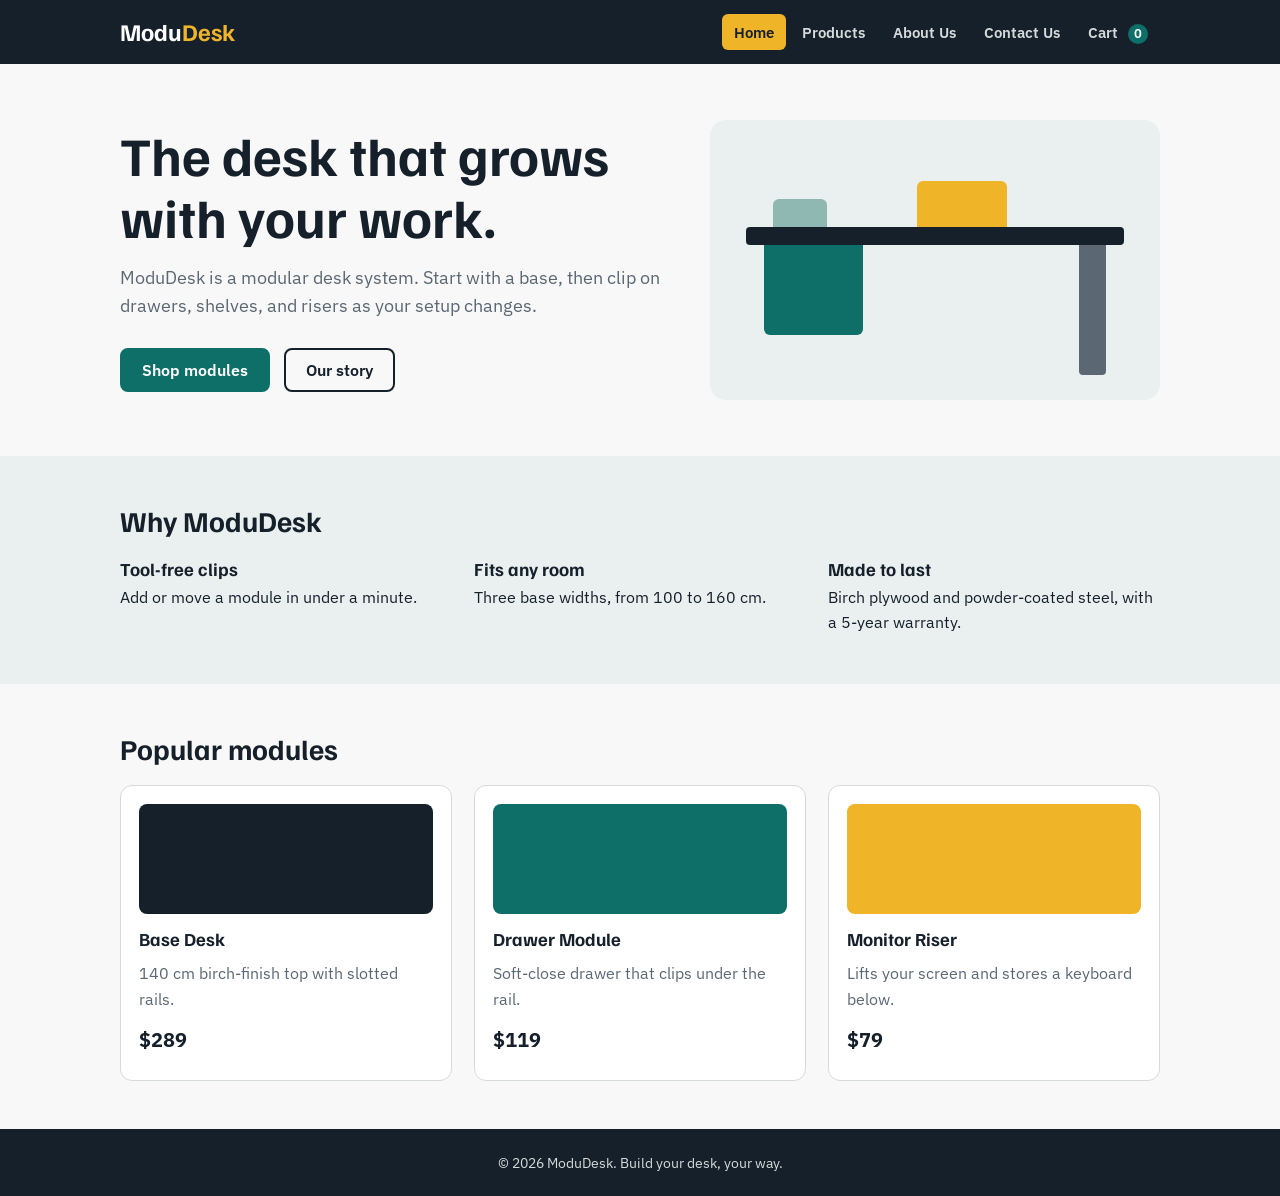
<file: ModuDesk/ModuDesk/index.html>
<!DOCTYPE html>
<html lang="en">

<head>
  <meta charset="UTF-8">
  <meta name="viewport" content="width=device-width, initial-scale=1">
  <title>Home | ModuDesk</title>

  <link rel="preconnect" href="https://fonts.googleapis.com">
  <link href="https://fonts.googleapis.com/css2?family=Familjen+Grotesk:wght@600;700&family=IBM+Plex+Sans:wght@400;600&display=swap" rel="stylesheet">
  <link rel="stylesheet" href="style.css">
</head>

<body>
  <header>
    <div class="wrap">
      <a class="logo" href="index.html">Modu<span>Desk</span></a>
      <nav>
        <a href="index.html" class="on">Home</a>
        <a href="product.html">Products</a>
        <a href="about.html">About Us</a>
        <a href="contact.html">Contact Us</a>
        <a href="cart.html">Cart <span class="count">0</span></a>
      </nav>
    </div>
  </header>

  <main>
    <div class="wrap hero">
      <div>
        <h1>The desk that grows with your work.</h1>
        <p>ModuDesk is a modular desk system. Start with a base, then clip on drawers, shelves, and risers as your setup changes.</p>
        <a class="btn" href="product.html">Shop modules</a>
        <a class="btn alt" href="about.html">Our story</a>
      </div>
      <div class="desk" aria-label="Illustration of a modular desk">
        <div class="top"></div>
        <div class="m1"></div>
        <div class="m2"></div>
        <div class="m3"></div>
        <div class="m4"></div>
      </div>
    </div>

    <div class="band">
      <div class="wrap">
        <section>
          <h2>Why ModuDesk</h2>
          <div class="grid">
            <div>
              <h3>Tool-free clips</h3>
              <p>Add or move a module in under a minute.</p>
            </div>
            <div>
              <h3>Fits any room</h3>
              <p>Three base widths, from 100 to 160 cm.</p>
            </div>
            <div>
              <h3>Made to last</h3>
              <p>Birch plywood and powder-coated steel, with a 5-year warranty.</p>
            </div>
          </div>
        </section>
      </div>
    </div>

    <div class="wrap">
      <section>
        <h2>Popular modules</h2>
        <div class="grid">
          <div class="card">
            <div class="swatch c-ink"></div>
            <h3>Base Desk</h3>
            <p>140 cm birch-finish top with slotted rails.</p>
            <span class="price">$289</span>
          </div>
          <div class="card">
            <div class="swatch c-teal"></div>
            <h3>Drawer Module</h3>
            <p>Soft-close drawer that clips under the rail.</p>
            <span class="price">$119</span>
          </div>
          <div class="card">
            <div class="swatch c-amber"></div>
            <h3>Monitor Riser</h3>
            <p>Lifts your screen and stores a keyboard below.</p>
            <span class="price">$79</span>
          </div>
        </div>
      </section>
    </div>
  </main>

  <footer>
    <div class="wrap">&copy; 2026 ModuDesk. Build your desk, your way.</div>
  </footer>

  <script src="script.js"></script>
</body>

</html>
</file>
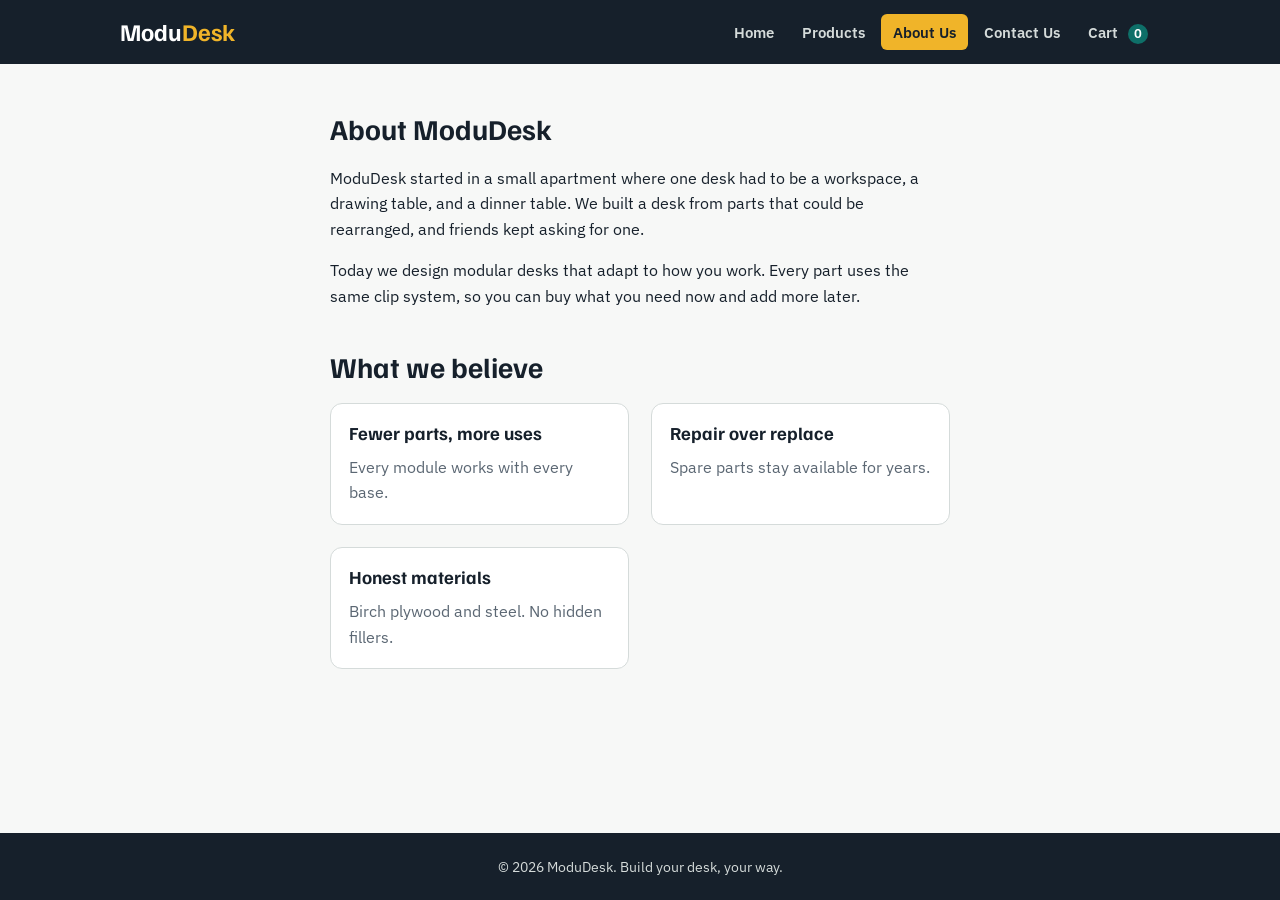
<file: ModuDesk/ModuDesk/about.html>
<!DOCTYPE html>
<html lang="en">

<head>
  <meta charset="UTF-8">
  <meta name="viewport" content="width=device-width, initial-scale=1">
  <title>About Us | ModuDesk</title>

  <link rel="preconnect" href="https://fonts.googleapis.com">
  <link href="https://fonts.googleapis.com/css2?family=Familjen+Grotesk:wght@600;700&family=IBM+Plex+Sans:wght@400;600&display=swap" rel="stylesheet">
  <link rel="stylesheet" href="style.css">
</head>

<body>
  <header>
    <div class="wrap">
      <a class="logo" href="index.html">Modu<span>Desk</span></a>
      <nav>
        <a href="index.html">Home</a>
        <a href="product.html">Products</a>
        <a href="about.html" class="on">About Us</a>
        <a href="contact.html">Contact Us</a>
        <a href="cart.html">Cart <span class="count">0</span></a>
      </nav>
    </div>
  </header>

  <main class="wrap">
    <section>
      <h2>About ModuDesk</h2>
      <p class="lead">ModuDesk started in a small apartment where one desk had to be a workspace, a drawing table, and a dinner table. We built a desk from parts that could be rearranged, and friends kept asking for one.</p>
      <p class="lead">Today we design modular desks that adapt to how you work. Every part uses the same clip system, so you can buy what you need now and add more later.</p>

      <h2 class="spaced">What we believe</h2>
      <div class="grid">
        <div class="card">
          <h3>Fewer parts, more uses</h3>
          <p>Every module works with every base.</p>
        </div>
        <div class="card">
          <h3>Repair over replace</h3>
          <p>Spare parts stay available for years.</p>
        </div>
        <div class="card">
          <h3>Honest materials</h3>
          <p>Birch plywood and steel. No hidden fillers.</p>
        </div>
      </div>
    </section>
  </main>

  <footer>
    <div class="wrap">&copy; 2026 ModuDesk. Build your desk, your way.</div>
  </footer>

  <script src="script.js"></script>
</body>

</html>
</file>
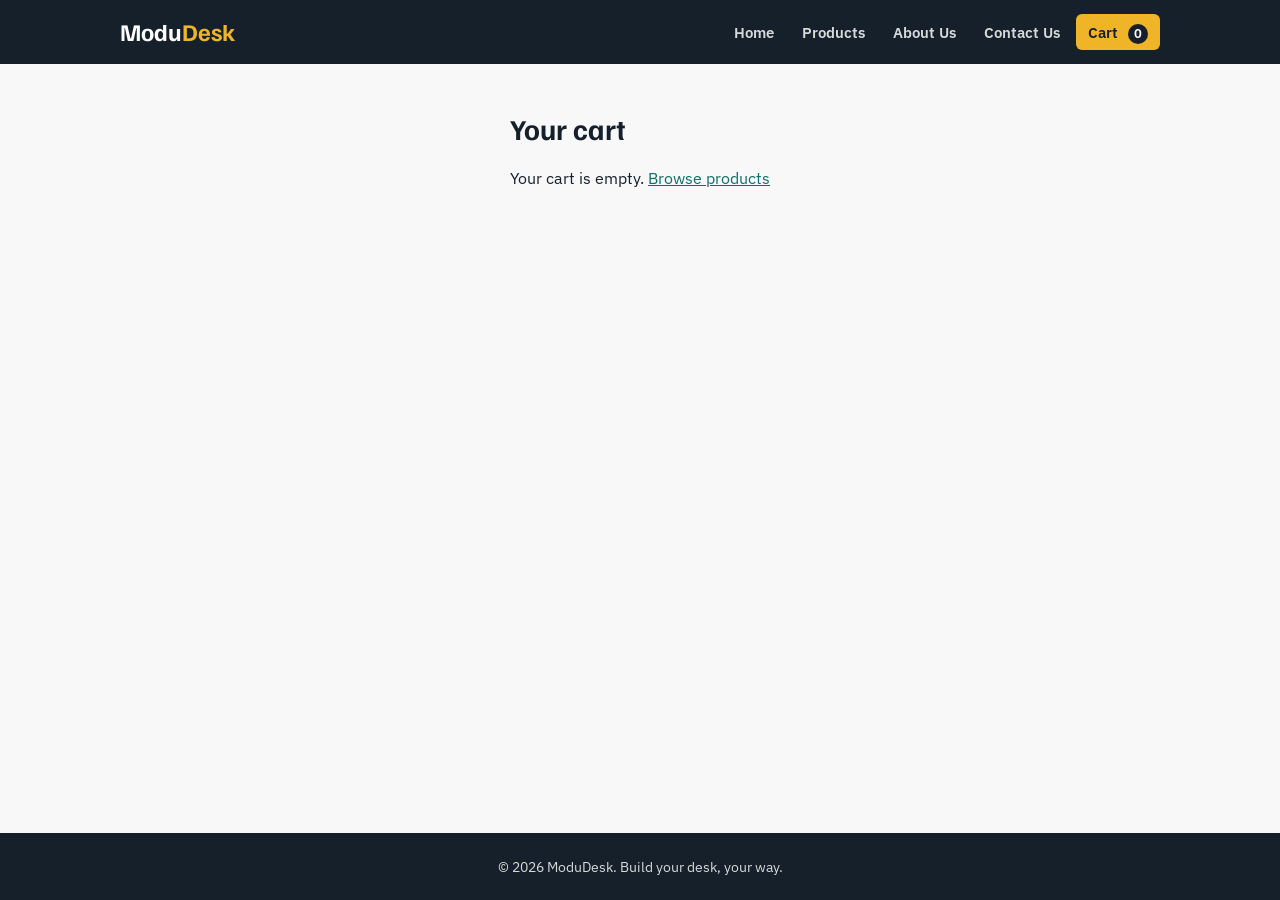
<file: ModuDesk/ModuDesk/cart.html>
<!DOCTYPE html>
<html lang="en">

<head>
  <meta charset="UTF-8">
  <meta name="viewport" content="width=device-width, initial-scale=1">
  <title>Cart | ModuDesk</title>

  <link rel="preconnect" href="https://fonts.googleapis.com">
  <link href="https://fonts.googleapis.com/css2?family=Familjen+Grotesk:wght@600;700&family=IBM+Plex+Sans:wght@400;600&display=swap" rel="stylesheet">
  <link rel="stylesheet" href="style.css">
</head>

<body>
  <header>
    <div class="wrap">
      <a class="logo" href="index.html">Modu<span>Desk</span></a>
      <nav>
        <a href="index.html">Home</a>
        <a href="product.html">Products</a>
        <a href="about.html">About Us</a>
        <a href="contact.html">Contact Us</a>
        <a href="cart.html" class="on">Cart <span class="count">0</span></a>
      </nav>
    </div>
  </header>

  <main class="wrap">
    <section>
      <h2>Your cart</h2>
      <div id="cart"></div>
    </section>
  </main>

  <footer>
    <div class="wrap">&copy; 2026 ModuDesk. Build your desk, your way.</div>
  </footer>

  <script src="script.js"></script>
</body>

</html>
</file>
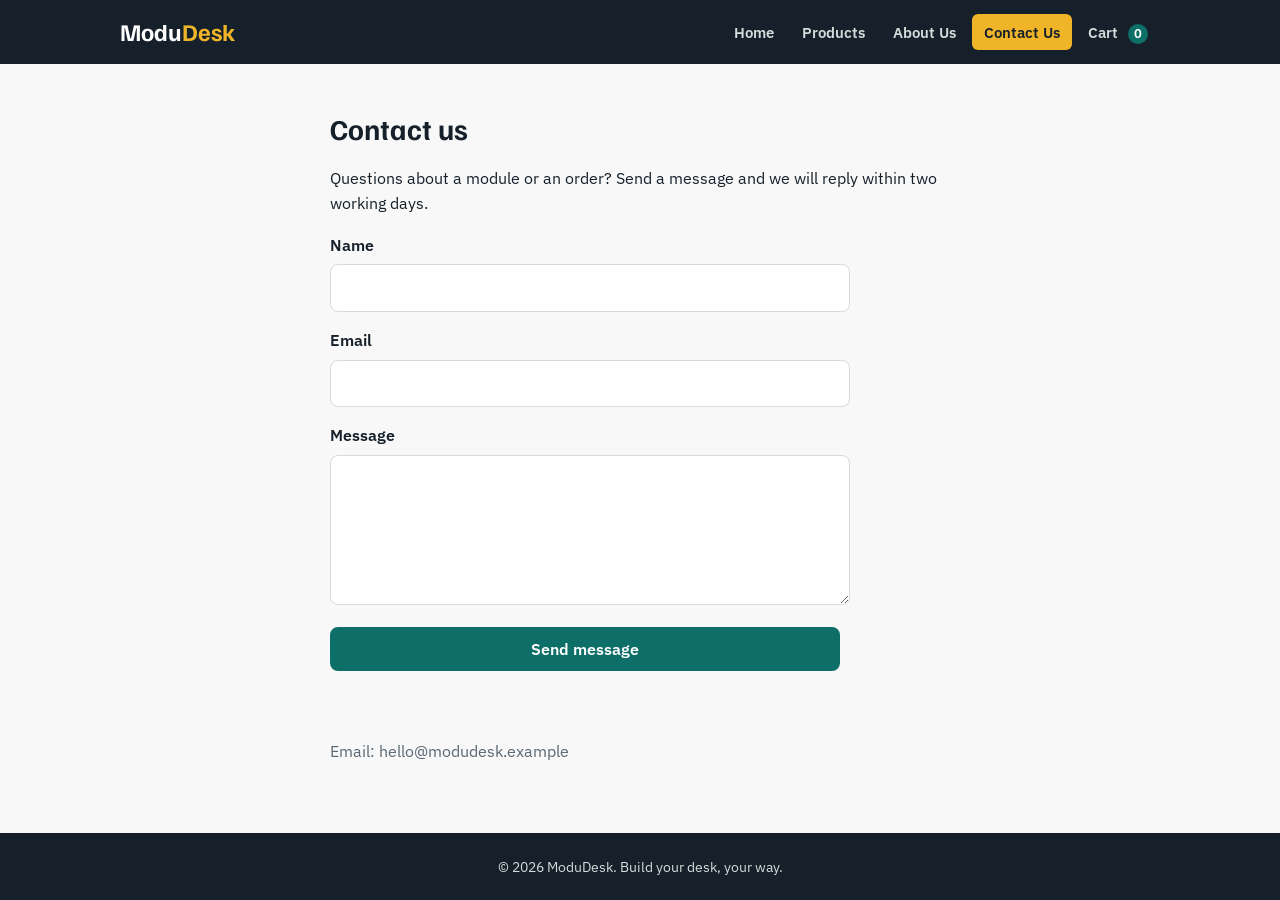
<file: ModuDesk/ModuDesk/contact.html>
<!DOCTYPE html>
<html lang="en">

<head>
  <meta charset="UTF-8">
  <meta name="viewport" content="width=device-width, initial-scale=1">
  <title>Contact Us | ModuDesk</title>

  <link rel="preconnect" href="https://fonts.googleapis.com">
  <link href="https://fonts.googleapis.com/css2?family=Familjen+Grotesk:wght@600;700&family=IBM+Plex+Sans:wght@400;600&display=swap" rel="stylesheet">
  <link rel="stylesheet" href="style.css">
</head>

<body>
  <header>
    <div class="wrap">
      <a class="logo" href="index.html">Modu<span>Desk</span></a>
      <nav>
        <a href="index.html">Home</a>
        <a href="product.html">Products</a>
        <a href="about.html">About Us</a>
        <a href="contact.html" class="on">Contact Us</a>
        <a href="cart.html">Cart <span class="count">0</span></a>
      </nav>
    </div>
  </header>

  <main class="wrap">
    <section>
      <h2>Contact us</h2>
      <p class="lead">Questions about a module or an order? Send a message and we will reply within two working days.</p>

      <form id="f">
        <label>Name
          <input name="n" required>
        </label>
        <label>Email
          <input type="email" name="e" required>
        </label>
        <label>Message
          <textarea name="m" rows="5" required></textarea>
        </label>
        <button class="btn" type="submit">Send message</button>
      </form>

      <p class="note" id="ok" role="status"></p>
      <p class="email">Email: hello@modudesk.example</p>
    </section>
  </main>

  <footer>
    <div class="wrap">&copy; 2026 ModuDesk. Build your desk, your way.</div>
  </footer>

  <script src="script.js"></script>
</body>

</html>
</file>
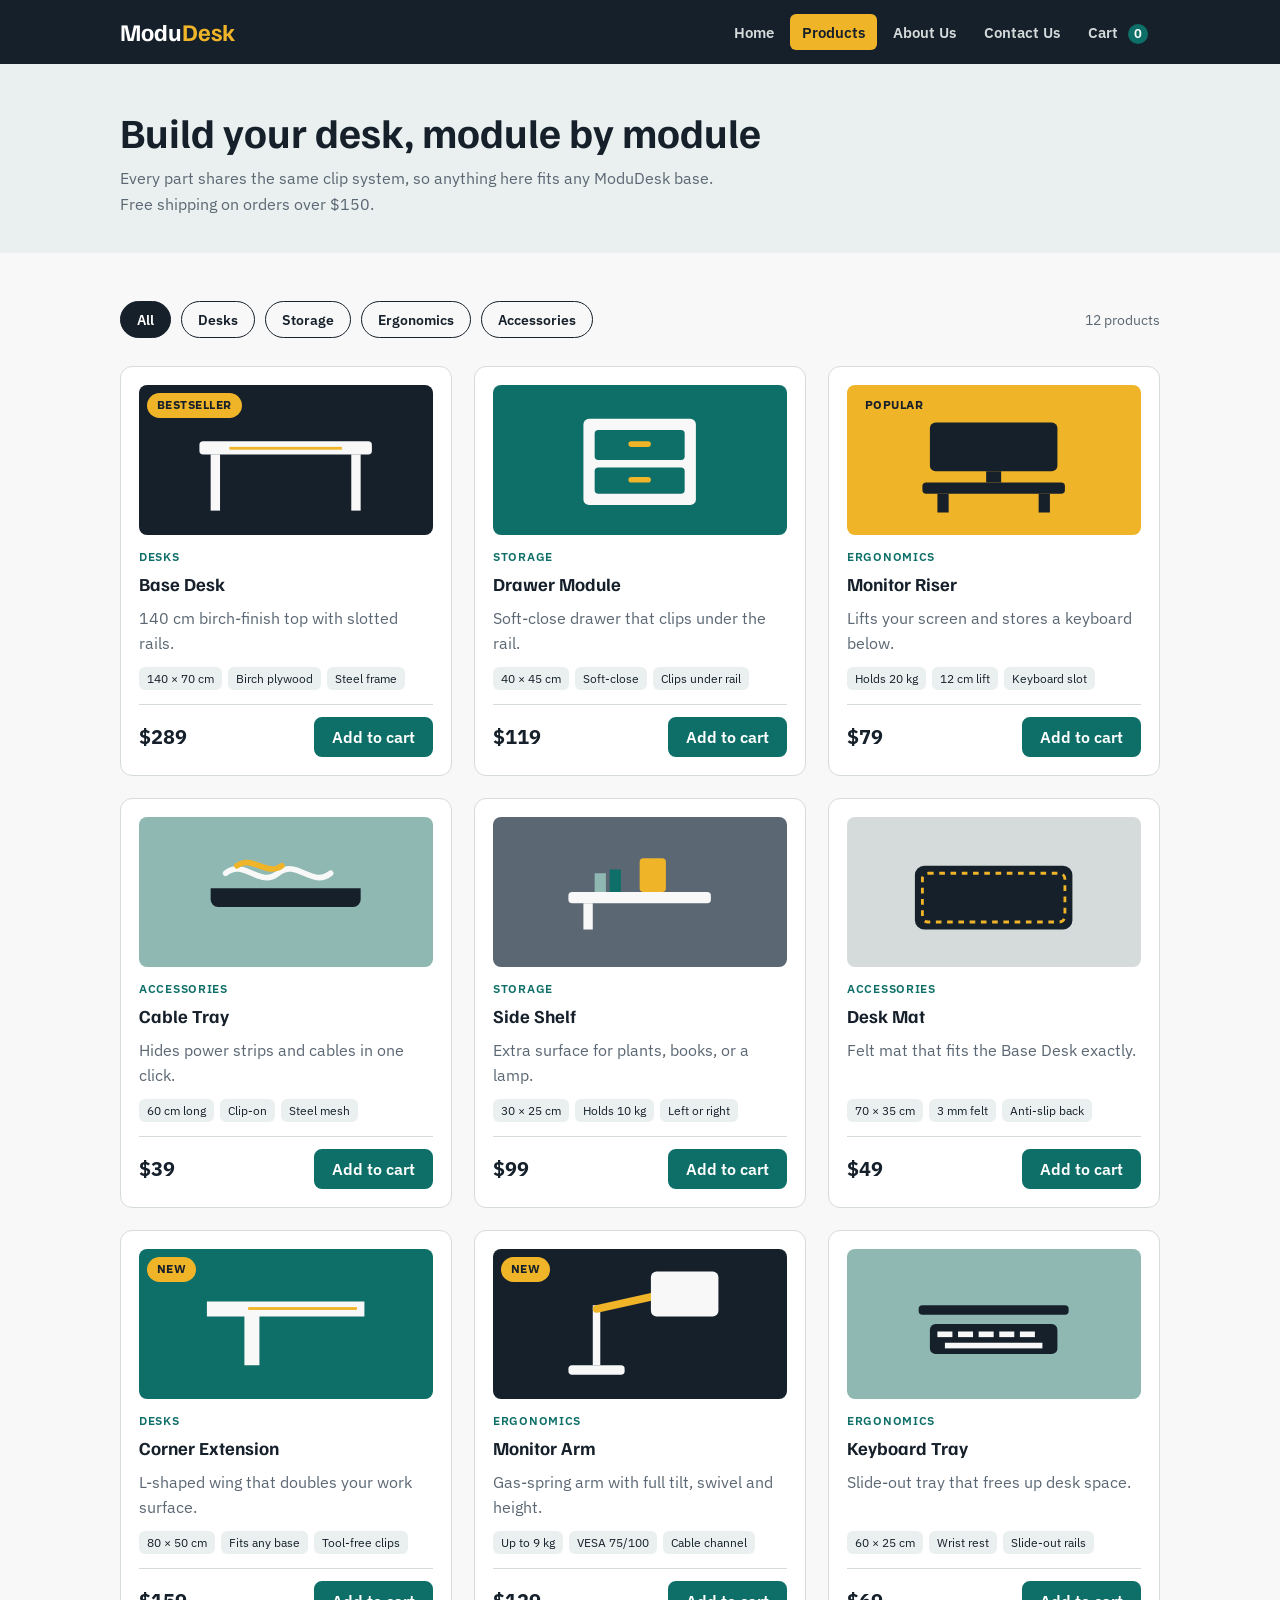
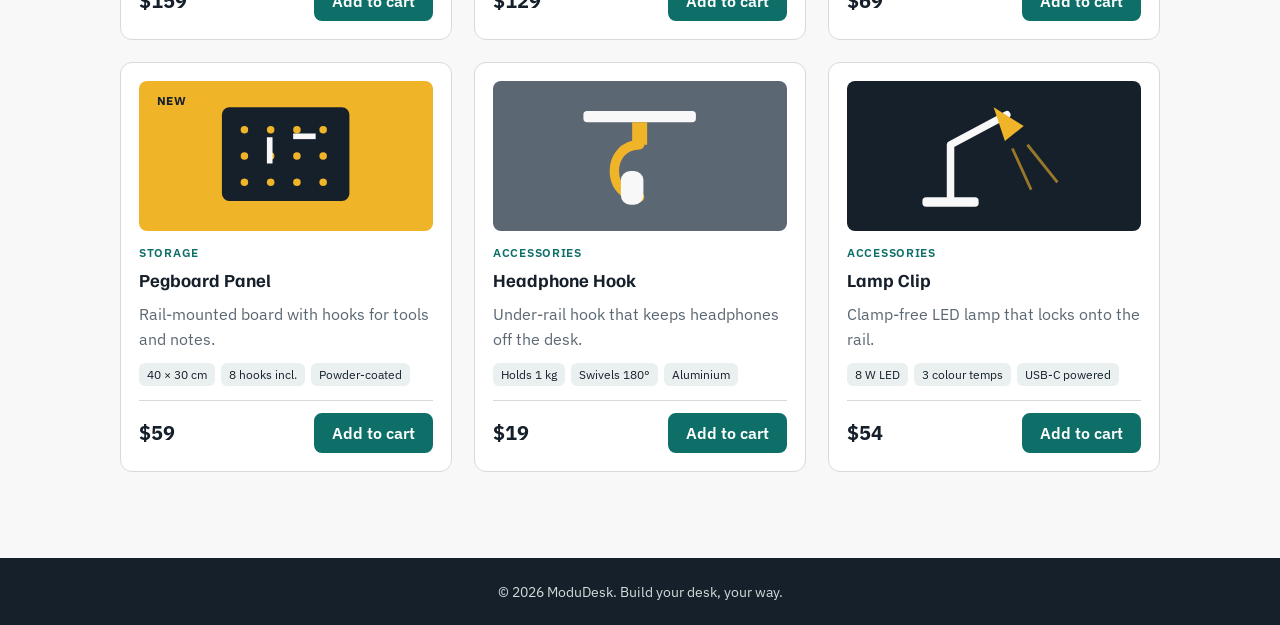
<file: ModuDesk/ModuDesk/product.html>
<!DOCTYPE html>
<html lang="en">

<head>
  <meta charset="UTF-8">
  <meta name="viewport" content="width=device-width, initial-scale=1">
  <title>Products | ModuDesk</title>

  <link rel="preconnect" href="https://fonts.googleapis.com">
  <link href="https://fonts.googleapis.com/css2?family=Familjen+Grotesk:wght@600;700&family=IBM+Plex+Sans:wght@400;600&display=swap" rel="stylesheet">
  <link rel="stylesheet" href="style.css">
</head>

<body>
  <header>
    <div class="wrap">
      <a class="logo" href="index.html">Modu<span>Desk</span></a>
      <nav>
        <a href="index.html">Home</a>
        <a href="product.html" class="on">Products</a>
        <a href="about.html">About Us</a>
        <a href="contact.html">Contact Us</a>
        <a href="cart.html">Cart <span class="count">0</span></a>
      </nav>
    </div>
  </header>

  <main>
    <div class="band page-head">
      <div class="wrap">
        <h1>Build your desk, module by module</h1>
        <p>Every part shares the same clip system, so anything here fits any ModuDesk base. Free shipping on orders over $150.</p>
      </div>
    </div>

    <div class="wrap">
      <section>
        <div class="filters" role="group" aria-label="Filter products">
        <button class="chip on" data-filter="All">All</button>
        <button class="chip" data-filter="Desks">Desks</button>
        <button class="chip" data-filter="Storage">Storage</button>
        <button class="chip" data-filter="Ergonomics">Ergonomics</button>
        <button class="chip" data-filter="Accessories">Accessories</button>
          <span class="found" id="found">12 products</span>
        </div>

        <div class="grid products" id="list">
          <article class="card product" data-cat="Desks">
            <span class="badge">Bestseller</span>
            <div class="swatch c-ink">
              <svg viewBox="0 0 120 80" role="img" aria-label="Base Desk">
                <rect x="14" y="30" width="92" height="7" rx="2" fill="#F7F8F7"/>
                <rect x="20" y="37" width="5" height="30" fill="#F7F8F7"/>
                <rect x="95" y="37" width="5" height="30" fill="#F7F8F7"/>
                <rect x="30" y="33" width="60" height="1.5" fill="#F0B429"/>
              </svg>
            </div>
            <span class="cat">Desks</span>
            <h3>Base Desk</h3>
            <p>140 cm birch-finish top with slotted rails.</p>
            <ul class="specs">
              <li>140 × 70 cm</li>
              <li>Birch plywood</li>
              <li>Steel frame</li>
            </ul>
            <div class="buy">
              <span class="price">$289</span>
              <button class="btn" data-id="1" data-name="Base Desk">Add to cart</button>
            </div>
          </article>

          <article class="card product" data-cat="Storage">
            <div class="swatch c-teal">
              <svg viewBox="0 0 120 80" role="img" aria-label="Drawer Module">
                <rect x="30" y="18" width="60" height="46" rx="3" fill="#F7F8F7"/>
                <rect x="36" y="24" width="48" height="16" rx="2" fill="#0E6F68"/>
                <rect x="36" y="44" width="48" height="14" rx="2" fill="#0E6F68"/>
                <rect x="54" y="30" width="12" height="3" rx="1.5" fill="#F0B429"/>
                <rect x="54" y="49" width="12" height="3" rx="1.5" fill="#F0B429"/>
              </svg>
            </div>
            <span class="cat">Storage</span>
            <h3>Drawer Module</h3>
            <p>Soft-close drawer that clips under the rail.</p>
            <ul class="specs">
              <li>40 × 45 cm</li>
              <li>Soft-close</li>
              <li>Clips under rail</li>
            </ul>
            <div class="buy">
              <span class="price">$119</span>
              <button class="btn" data-id="2" data-name="Drawer Module">Add to cart</button>
            </div>
          </article>

          <article class="card product" data-cat="Ergonomics">
            <span class="badge">Popular</span>
            <div class="swatch c-amber">
              <svg viewBox="0 0 120 80" role="img" aria-label="Monitor Riser">
                <rect x="26" y="20" width="68" height="26" rx="3" fill="#16202B"/>
                <rect x="56" y="46" width="8" height="6" fill="#16202B"/>
                <rect x="22" y="52" width="76" height="6" rx="2" fill="#16202B"/>
                <rect x="30" y="58" width="6" height="10" fill="#16202B"/>
                <rect x="84" y="58" width="6" height="10" fill="#16202B"/>
              </svg>
            </div>
            <span class="cat">Ergonomics</span>
            <h3>Monitor Riser</h3>
            <p>Lifts your screen and stores a keyboard below.</p>
            <ul class="specs">
              <li>Holds 20 kg</li>
              <li>12 cm lift</li>
              <li>Keyboard slot</li>
            </ul>
            <div class="buy">
              <span class="price">$79</span>
              <button class="btn" data-id="3" data-name="Monitor Riser">Add to cart</button>
            </div>
          </article>

          <article class="card product" data-cat="Accessories">
            <div class="swatch c-mint">
              <svg viewBox="0 0 120 80" role="img" aria-label="Cable Tray">
                <path d="M20 38h80v6a4 4 0 0 1-4 4H24a4 4 0 0 1-4-4z" fill="#16202B"/>
                <path d="M28 30c10-8 18 8 28 0s18 8 28 0" stroke="#F7F8F7" stroke-width="3" fill="none" stroke-linecap="round"/>
                <path d="M34 26c8-6 16 6 24 0" stroke="#F0B429" stroke-width="3" fill="none" stroke-linecap="round"/>
              </svg>
            </div>
            <span class="cat">Accessories</span>
            <h3>Cable Tray</h3>
            <p>Hides power strips and cables in one click.</p>
            <ul class="specs">
              <li>60 cm long</li>
              <li>Clip-on</li>
              <li>Steel mesh</li>
            </ul>
            <div class="buy">
              <span class="price">$39</span>
              <button class="btn" data-id="4" data-name="Cable Tray">Add to cart</button>
            </div>
          </article>

          <article class="card product" data-cat="Storage">
            <div class="swatch c-slate">
              <svg viewBox="0 0 120 80" role="img" aria-label="Side Shelf">
                <rect x="22" y="40" width="76" height="6" rx="2" fill="#F7F8F7"/>
                <rect x="30" y="46" width="5" height="14" fill="#F7F8F7"/>
                <rect x="60" y="22" width="14" height="18" rx="2" fill="#F0B429"/>
                <rect x="36" y="30" width="6" height="10" fill="#8FB8B3"/>
                <rect x="44" y="28" width="6" height="12" fill="#0E6F68"/>
              </svg>
            </div>
            <span class="cat">Storage</span>
            <h3>Side Shelf</h3>
            <p>Extra surface for plants, books, or a lamp.</p>
            <ul class="specs">
              <li>30 × 25 cm</li>
              <li>Holds 10 kg</li>
              <li>Left or right</li>
            </ul>
            <div class="buy">
              <span class="price">$99</span>
              <button class="btn" data-id="5" data-name="Side Shelf">Add to cart</button>
            </div>
          </article>

          <article class="card product" data-cat="Accessories">
            <div class="swatch c-grey">
              <svg viewBox="0 0 120 80" role="img" aria-label="Desk Mat">
                <rect x="18" y="26" width="84" height="34" rx="5" fill="#16202B"/>
                <rect x="22" y="30" width="76" height="26" rx="3" fill="none" stroke="#F0B429" stroke-width="1.5" stroke-dasharray="3 3"/>
              </svg>
            </div>
            <span class="cat">Accessories</span>
            <h3>Desk Mat</h3>
            <p>Felt mat that fits the Base Desk exactly.</p>
            <ul class="specs">
              <li>70 × 35 cm</li>
              <li>3 mm felt</li>
              <li>Anti-slip back</li>
            </ul>
            <div class="buy">
              <span class="price">$49</span>
              <button class="btn" data-id="6" data-name="Desk Mat">Add to cart</button>
            </div>
          </article>

          <article class="card product" data-cat="Desks">
            <span class="badge">New</span>
            <div class="swatch c-teal">
              <svg viewBox="0 0 120 80" role="img" aria-label="Corner Extension">
                <path d="M18 28h84v8H46v26h-8V36H18z" fill="#F7F8F7"/>
                <rect x="40" y="31" width="58" height="1.5" fill="#F0B429"/>
              </svg>
            </div>
            <span class="cat">Desks</span>
            <h3>Corner Extension</h3>
            <p>L-shaped wing that doubles your work surface.</p>
            <ul class="specs">
              <li>80 × 50 cm</li>
              <li>Fits any base</li>
              <li>Tool-free clips</li>
            </ul>
            <div class="buy">
              <span class="price">$159</span>
              <button class="btn" data-id="7" data-name="Corner Extension">Add to cart</button>
            </div>
          </article>

          <article class="card product" data-cat="Ergonomics">
            <span class="badge">New</span>
            <div class="swatch c-ink">
              <svg viewBox="0 0 120 80" role="img" aria-label="Monitor Arm">
                <rect x="22" y="62" width="30" height="5" rx="2" fill="#F7F8F7"/>
                <rect x="35" y="30" width="4" height="32" fill="#F7F8F7"/>
                <path d="M37 32l36-8" stroke="#F0B429" stroke-width="4" stroke-linecap="round"/>
                <rect x="66" y="12" width="36" height="24" rx="3" fill="#F7F8F7"/>
              </svg>
            </div>
            <span class="cat">Ergonomics</span>
            <h3>Monitor Arm</h3>
            <p>Gas-spring arm with full tilt, swivel and height.</p>
            <ul class="specs">
              <li>Up to 9 kg</li>
              <li>VESA 75/100</li>
              <li>Cable channel</li>
            </ul>
            <div class="buy">
              <span class="price">$129</span>
              <button class="btn" data-id="8" data-name="Monitor Arm">Add to cart</button>
            </div>
          </article>

          <article class="card product" data-cat="Ergonomics">
            <div class="swatch c-mint">
              <svg viewBox="0 0 120 80" role="img" aria-label="Keyboard Tray">
                <rect x="20" y="30" width="80" height="5" rx="2" fill="#16202B"/>
                <rect x="26" y="40" width="68" height="16" rx="3" fill="#16202B"/>
                <g fill="#F7F8F7">
                  <rect x="30" y="44" width="8" height="3"/>
                  <rect x="41" y="44" width="8" height="3"/>
                  <rect x="52" y="44" width="8" height="3"/>
                  <rect x="63" y="44" width="8" height="3"/>
                  <rect x="74" y="44" width="8" height="3"/>
                  <rect x="34" y="50" width="52" height="3"/>
                </g>
              </svg>
            </div>
            <span class="cat">Ergonomics</span>
            <h3>Keyboard Tray</h3>
            <p>Slide-out tray that frees up desk space.</p>
            <ul class="specs">
              <li>60 × 25 cm</li>
              <li>Wrist rest</li>
              <li>Slide-out rails</li>
            </ul>
            <div class="buy">
              <span class="price">$69</span>
              <button class="btn" data-id="9" data-name="Keyboard Tray">Add to cart</button>
            </div>
          </article>

          <article class="card product" data-cat="Storage">
            <span class="badge">New</span>
            <div class="swatch c-amber">
              <svg viewBox="0 0 120 80" role="img" aria-label="Pegboard Panel">
                <rect x="26" y="14" width="68" height="50" rx="4" fill="#16202B"/>
                <g fill="#F0B429">
                  <circle cx="38" cy="26" r="2"/>
                  <circle cx="52" cy="26" r="2"/>
                  <circle cx="66" cy="26" r="2"/>
                  <circle cx="80" cy="26" r="2"/>
                  <circle cx="38" cy="40" r="2"/>
                  <circle cx="52" cy="40" r="2"/>
                  <circle cx="66" cy="40" r="2"/>
                  <circle cx="80" cy="40" r="2"/>
                  <circle cx="38" cy="54" r="2"/>
                  <circle cx="52" cy="54" r="2"/>
                  <circle cx="66" cy="54" r="2"/>
                  <circle cx="80" cy="54" r="2"/>
                </g>
                <rect x="50" y="30" width="3" height="14" fill="#F7F8F7"/>
                <rect x="64" y="28" width="12" height="3" fill="#F7F8F7"/>
              </svg>
            </div>
            <span class="cat">Storage</span>
            <h3>Pegboard Panel</h3>
            <p>Rail-mounted board with hooks for tools and notes.</p>
            <ul class="specs">
              <li>40 × 30 cm</li>
              <li>8 hooks incl.</li>
              <li>Powder-coated</li>
            </ul>
            <div class="buy">
              <span class="price">$59</span>
              <button class="btn" data-id="10" data-name="Pegboard Panel">Add to cart</button>
            </div>
          </article>

          <article class="card product" data-cat="Accessories">
            <div class="swatch c-slate">
              <svg viewBox="0 0 120 80" role="img" aria-label="Headphone Hook">
                <rect x="30" y="16" width="60" height="6" rx="2" fill="#F7F8F7"/>
                <rect x="56" y="22" width="8" height="12" fill="#F0B429"/>
                <path d="M60 34c-18 0-18 28 0 28" stroke="#F0B429" stroke-width="5" fill="none" stroke-linecap="round"/>
                <rect x="50" y="48" width="12" height="18" rx="5" fill="#F7F8F7"/>
              </svg>
            </div>
            <span class="cat">Accessories</span>
            <h3>Headphone Hook</h3>
            <p>Under-rail hook that keeps headphones off the desk.</p>
            <ul class="specs">
              <li>Holds 1 kg</li>
              <li>Swivels 180°</li>
              <li>Aluminium</li>
            </ul>
            <div class="buy">
              <span class="price">$19</span>
              <button class="btn" data-id="11" data-name="Headphone Hook">Add to cart</button>
            </div>
          </article>

          <article class="card product" data-cat="Accessories">
            <div class="swatch c-ink">
              <svg viewBox="0 0 120 80" role="img" aria-label="Lamp Clip">
                <rect x="22" y="62" width="30" height="5" rx="2" fill="#F7F8F7"/>
                <path d="M37 62V34l30-16" stroke="#F7F8F7" stroke-width="4" fill="none" stroke-linecap="round" stroke-linejoin="round"/>
                <path d="M60 14l16 10-10 8z" fill="#F0B429"/>
                <path d="M70 36l10 22M78 34l16 20" stroke="#F0B429" stroke-width="1.5" opacity=".6"/>
              </svg>
            </div>
            <span class="cat">Accessories</span>
            <h3>Lamp Clip</h3>
            <p>Clamp-free LED lamp that locks onto the rail.</p>
            <ul class="specs">
              <li>8 W LED</li>
              <li>3 colour temps</li>
              <li>USB-C powered</li>
            </ul>
            <div class="buy">
              <span class="price">$54</span>
              <button class="btn" data-id="12" data-name="Lamp Clip">Add to cart</button>
            </div>
          </article>
        </div>

        <p class="note" id="msg" role="status"></p>
      </section>
    </div>
  </main>

  <footer>
    <div class="wrap">&copy; 2026 ModuDesk. Build your desk, your way.</div>
  </footer>

  <script src="script.js"></script>
</body>

</html>
</file>
<file: ModuDesk/ModuDesk/style.css>
/* ===== Variables ===== */

:root {
  --ink: #16202B;
  --teal: #0E6F68;
  --amber: #F0B429;
  --bg: #F7F8F7;
  --card: #FFFFFF;
  --muted: #5B6773;
  --line: #D5DBDA;
  --band: #E9F0EF;
}

* {
  box-sizing: border-box;
  margin: 0;
  padding: 0;
}

html {
  scroll-behavior: smooth;
}

body {
  font-family: "IBM Plex Sans", system-ui, -apple-system, "Segoe UI", sans-serif;
  background: var(--bg);
  color: var(--ink);
  line-height: 1.6;
  min-height: 100vh;
  display: flex;
  flex-direction: column;
}

main {
  flex: 1;
}

h1,
h2,
h3,
.logo {
  font-family: "Familjen Grotesk", "IBM Plex Sans", system-ui, sans-serif;
  line-height: 1.15;
}

h1 {
  font-size: clamp(2rem, 5vw, 3.4rem);
  margin-bottom: 16px;
}

h2 {
  font-size: 1.8rem;
  margin-bottom: 20px;
}

h3 {
  font-size: 1.15rem;
  margin-bottom: 6px;
}

a {
  color: var(--teal);
}

.wrap {
  max-width: 1080px;
  margin: 0 auto;
  padding: 0 20px;
}

section {
  padding: 48px 0;
}

/* ===== Header ===== */

header {
  background: var(--ink);
  position: sticky;
  top: 0;
  z-index: 10;
}

header .wrap {
  display: flex;
  align-items: center;
  justify-content: space-between;
  flex-wrap: wrap;
  gap: 8px;
  padding-top: 14px;
  padding-bottom: 14px;
}

.logo {
  font-size: 1.5rem;
  font-weight: 700;
  color: #fff;
  text-decoration: none;
}

.logo span {
  color: var(--amber);
}

nav {
  display: flex;
  gap: 4px;
  flex-wrap: wrap;
}

nav a {
  color: #D5DBDA;
  text-decoration: none;
  padding: 6px 12px;
  border-radius: 6px;
  font-weight: 600;
  font-size: 0.95rem;
}

nav a:hover {
  background: rgba(255, 255, 255, 0.1);
  color: #fff;
}

nav a.on {
  background: var(--amber);
  color: var(--ink);
}

.count {
  display: inline-block;
  min-width: 20px;
  margin-left: 6px;
  padding: 0 6px;
  border-radius: 10px;
  background: var(--teal);
  color: #fff;
  font-size: 0.8rem;
  text-align: center;
}

nav a.on .count {
  background: var(--ink);
}

/* ===== Buttons ===== */

.btn {
  display: inline-block;
  background: var(--teal);
  color: #fff;
  border: 2px solid var(--teal);
  padding: 10px 20px;
  border-radius: 8px;
  font: 600 1rem "IBM Plex Sans", sans-serif;
  text-decoration: none;
  cursor: pointer;
  margin: 6px 10px 6px 0;
  transition: transform 0.1s, background 0.15s;
}

.btn:hover {
  background: #0b5a54;
  transform: translateY(-1px);
}

.btn:focus-visible,
nav a:focus-visible,
input:focus-visible,
textarea:focus-visible {
  outline: 3px solid var(--amber);
  outline-offset: 2px;
}

.btn.alt {
  background: transparent;
  color: var(--ink);
  border-color: var(--ink);
}

.btn.alt:hover {
  background: var(--ink);
  color: #fff;
}

/* ===== Home: hero ===== */

.hero {
  display: grid;
  grid-template-columns: 1.1fr 0.9fr;
  gap: 40px;
  align-items: center;
  padding-top: 56px;
  padding-bottom: 56px;
}

.hero p {
  max-width: 52ch;
  margin-bottom: 22px;
  color: var(--muted);
  font-size: 1.1rem;
}

.desk {
  position: relative;
  height: 280px;
  background: var(--band);
  border-radius: 16px;
  overflow: hidden;
}

.desk .top {
  position: absolute;
  left: 8%;
  right: 8%;
  top: 38%;
  height: 18px;
  background: var(--ink);
  border-radius: 4px;
}

.desk .m1 {
  position: absolute;
  left: 12%;
  top: calc(38% + 18px);
  width: 22%;
  height: 90px;
  background: var(--teal);
  border-radius: 0 0 6px 6px;
}

.desk .m2 {
  position: absolute;
  right: 12%;
  top: calc(38% + 18px);
  width: 6%;
  height: 130px;
  background: #5B6773;
  border-radius: 0 0 4px 4px;
}

.desk .m3 {
  position: absolute;
  left: 46%;
  top: calc(38% - 46px);
  width: 20%;
  height: 46px;
  background: var(--amber);
  border-radius: 6px 6px 0 0;
}

.desk .m4 {
  position: absolute;
  left: 14%;
  top: calc(38% - 28px);
  width: 12%;
  height: 28px;
  background: #8FB8B3;
  border-radius: 6px 6px 0 0;
}

/* ===== Layout blocks ===== */

.band {
  background: var(--band);
}

.grid {
  display: grid;
  grid-template-columns: repeat(auto-fit, minmax(240px, 1fr));
  gap: 22px;
}

.card {
  background: var(--card);
  border: 1px solid var(--line);
  border-radius: 12px;
  padding: 18px;
  display: flex;
  flex-direction: column;
  gap: 6px;
}

.card p {
  color: var(--muted);
  flex: 1;
}

.swatch {
  height: 110px;
  border-radius: 8px;
  margin-bottom: 8px;
}

.price {
  font-weight: 700;
  font-size: 1.25rem;
  margin: 6px 0;
}

.card .btn {
  margin: 6px 0 0;
  align-self: flex-start;
}

/* ===== Cart ===== */

table {
  width: 100%;
  border-collapse: collapse;
  background: var(--card);
  border: 1px solid var(--line);
  border-radius: 12px;
  overflow: hidden;
}

th,
td {
  padding: 12px 14px;
  text-align: left;
  border-bottom: 1px solid var(--line);
}

th {
  background: var(--band);
  font-size: 0.9rem;
}

.qty button {
  width: 30px;
  height: 30px;
  border-radius: 6px;
  border: 1px solid var(--ink);
  background: #fff;
  font-size: 1rem;
  font-weight: 700;
  cursor: pointer;
}

.qty button:hover {
  background: var(--ink);
  color: #fff;
}

.total {
  text-align: right;
  margin-top: 16px;
  font-size: 1.2rem;
}

.note {
  margin-top: 14px;
  color: var(--teal);
  font-weight: 600;
  min-height: 1.5em;
}

/* ===== Utilities ===== */

/* Swatch colours (product / feature colour blocks) */
.c-ink   { background: var(--ink); }
.c-teal  { background: var(--teal); }
.c-amber { background: var(--amber); }
.c-mint  { background: #8FB8B3; }
.c-slate { background: var(--muted); }
.c-grey  { background: var(--line); }

/* Small text helpers */
.lead {
  max-width: 62ch;
  margin-bottom: 16px;
}

.spaced {
  margin-top: 40px;
}

.email {
  margin-top: 24px;
  color: var(--muted);
}

/* ===== Contact form ===== */

form {
  max-width: 520px;
  display: grid;
  gap: 16px;
}

label {
  display: grid;
  gap: 6px;
  font-weight: 600;
}

input,
textarea {
  font: inherit;
  padding: 10px 12px;
  border: 1px solid var(--line);
  border-radius: 8px;
  background: #fff;
  color: var(--ink);
}

/* ===== Footer ===== */

footer {
  background: var(--ink);
  color: #D5DBDA;
  padding: 22px 0;
  text-align: center;
  font-size: 0.9rem;
}

/* ===== Products page ===== */

.page-head {
  padding: 44px 0 36px;
}

.page-head h1 {
  font-size: clamp(1.8rem, 4vw, 2.6rem);
  margin-bottom: 10px;
}

.page-head p {
  color: var(--muted);
  max-width: 60ch;
}

.filters {
  display: flex;
  flex-wrap: wrap;
  gap: 10px;
  align-items: center;
  margin-bottom: 28px;
}

.chip {
  font: 600 0.9rem "IBM Plex Sans", sans-serif;
  padding: 8px 16px;
  border-radius: 999px;
  border: 1.5px solid var(--ink);
  background: transparent;
  color: var(--ink);
  cursor: pointer;
  transition: background 0.15s, color 0.15s;
}

.chip:hover {
  background: var(--band);
}

.chip.on {
  background: var(--ink);
  color: #fff;
}

.chip:focus-visible {
  outline: 3px solid var(--amber);
  outline-offset: 2px;
}

.found {
  margin-left: auto;
  color: var(--muted);
  font-size: 0.9rem;
}

.grid.products {
  grid-template-columns: repeat(auto-fill, minmax(250px, 1fr));
}

.product {
  position: relative;
  transition: transform 0.15s, box-shadow 0.15s;
}

.product:hover {
  transform: translateY(-3px);
  box-shadow: 0 10px 24px rgba(22, 32, 43, 0.12);
}

.product[hidden] {
  display: none;
}

.product .swatch {
  height: 150px;
  display: flex;
  align-items: center;
  justify-content: center;
  margin-bottom: 6px;
}

.product .swatch svg {
  width: 78%;
  height: 100%;
}

.badge {
  position: absolute;
  top: 26px;
  left: 26px;
  background: var(--amber);
  color: var(--ink);
  font-size: 0.72rem;
  font-weight: 700;
  letter-spacing: 0.04em;
  text-transform: uppercase;
  padding: 3px 10px;
  border-radius: 999px;
}

.cat {
  font-size: 0.75rem;
  font-weight: 600;
  letter-spacing: 0.06em;
  text-transform: uppercase;
  color: var(--teal);
}

.specs {
  list-style: none;
  display: flex;
  flex-wrap: wrap;
  gap: 6px;
  margin: 4px 0 8px;
}

.specs li {
  font-size: 0.76rem;
  background: var(--band);
  border-radius: 6px;
  padding: 2px 8px;
  color: var(--ink);
}

.buy {
  display: flex;
  align-items: center;
  justify-content: space-between;
  gap: 10px;
  border-top: 1px solid var(--line);
  padding-top: 12px;
  margin-top: auto;
}

.buy .price {
  margin: 0;
}

.product .buy .btn {
  margin: 0;
  align-self: auto;
  padding: 8px 16px;
}

.btn.done {
  background: var(--amber);
  border-color: var(--amber);
  color: var(--ink);
}

/* ===== Responsive ===== */

@media (max-width: 720px) {
  .hero {
    grid-template-columns: 1fr;
    padding-top: 32px;
  }

  .desk {
    height: 220px;
  }

  th,
  td {
    padding: 8px;
  }

  section {
    padding: 32px 0;
  }

  .found {
    margin-left: 0;
    width: 100%;
  }
}
</file>
